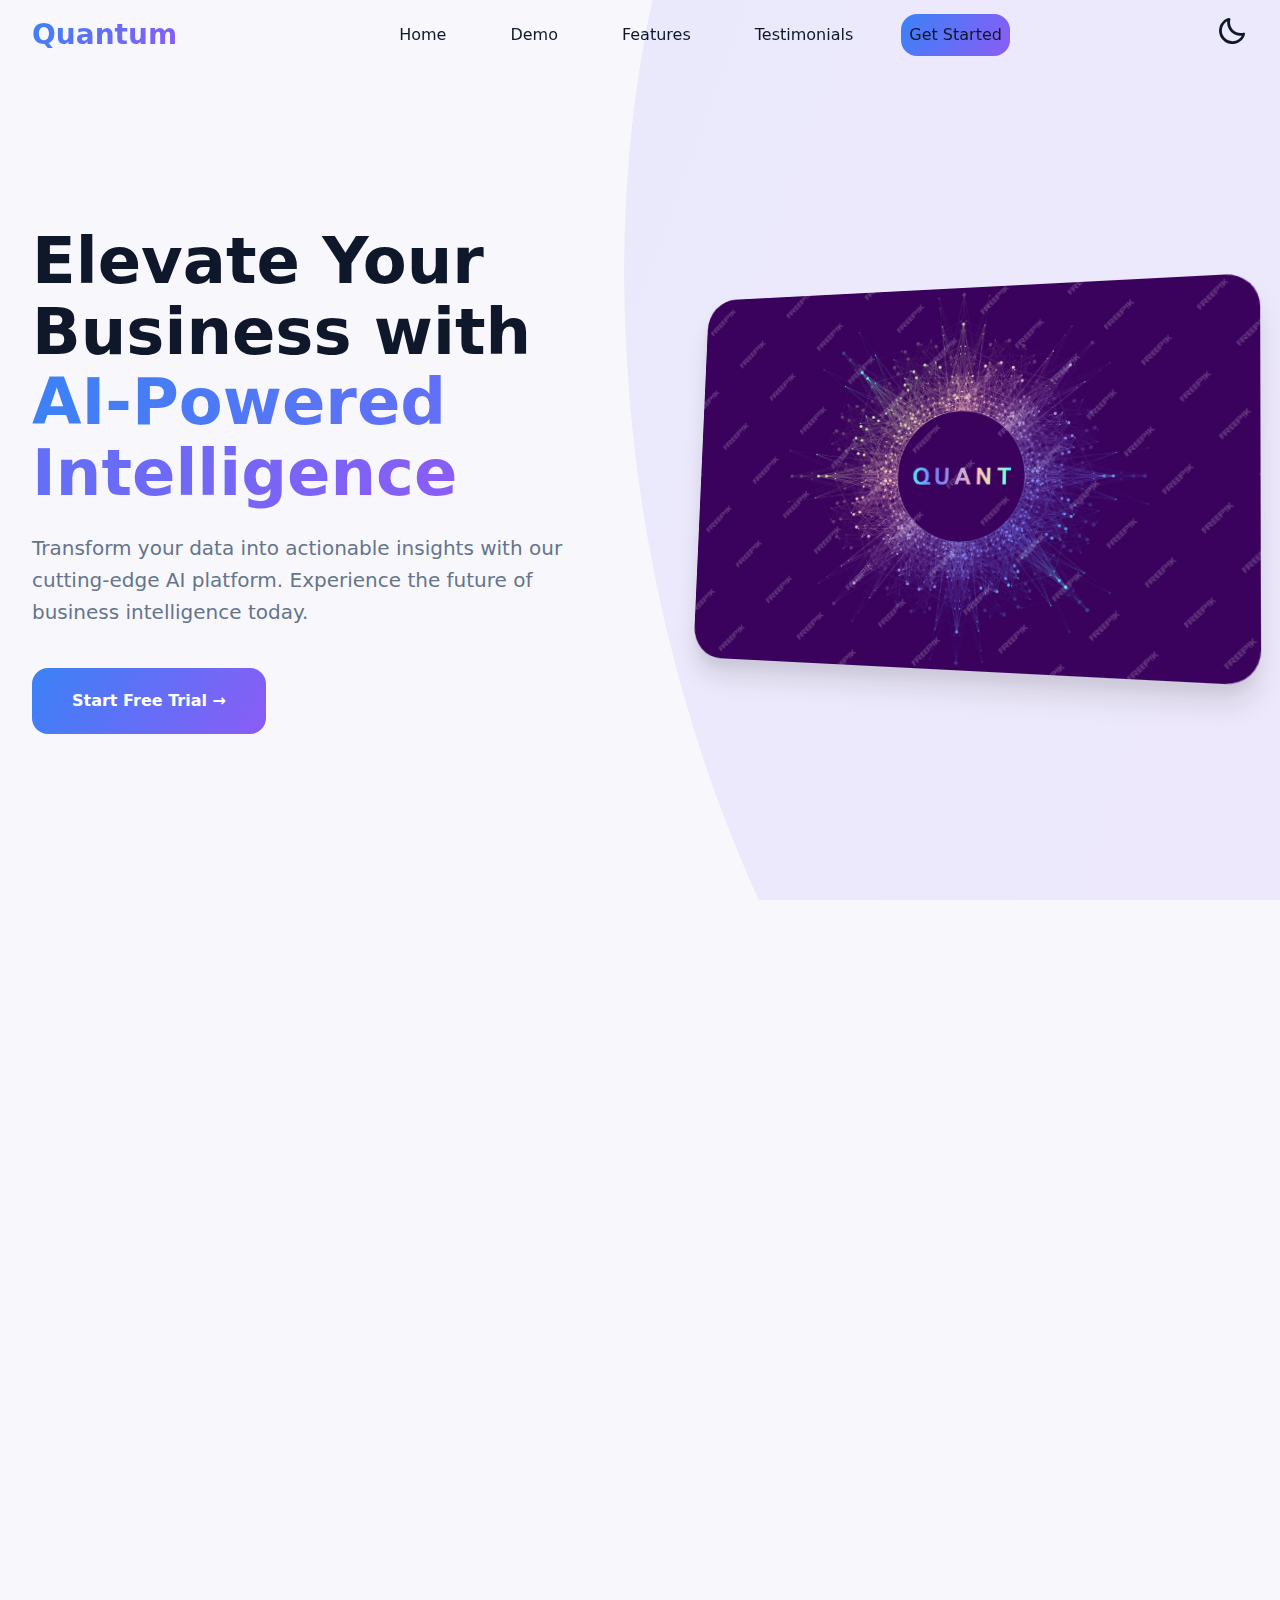
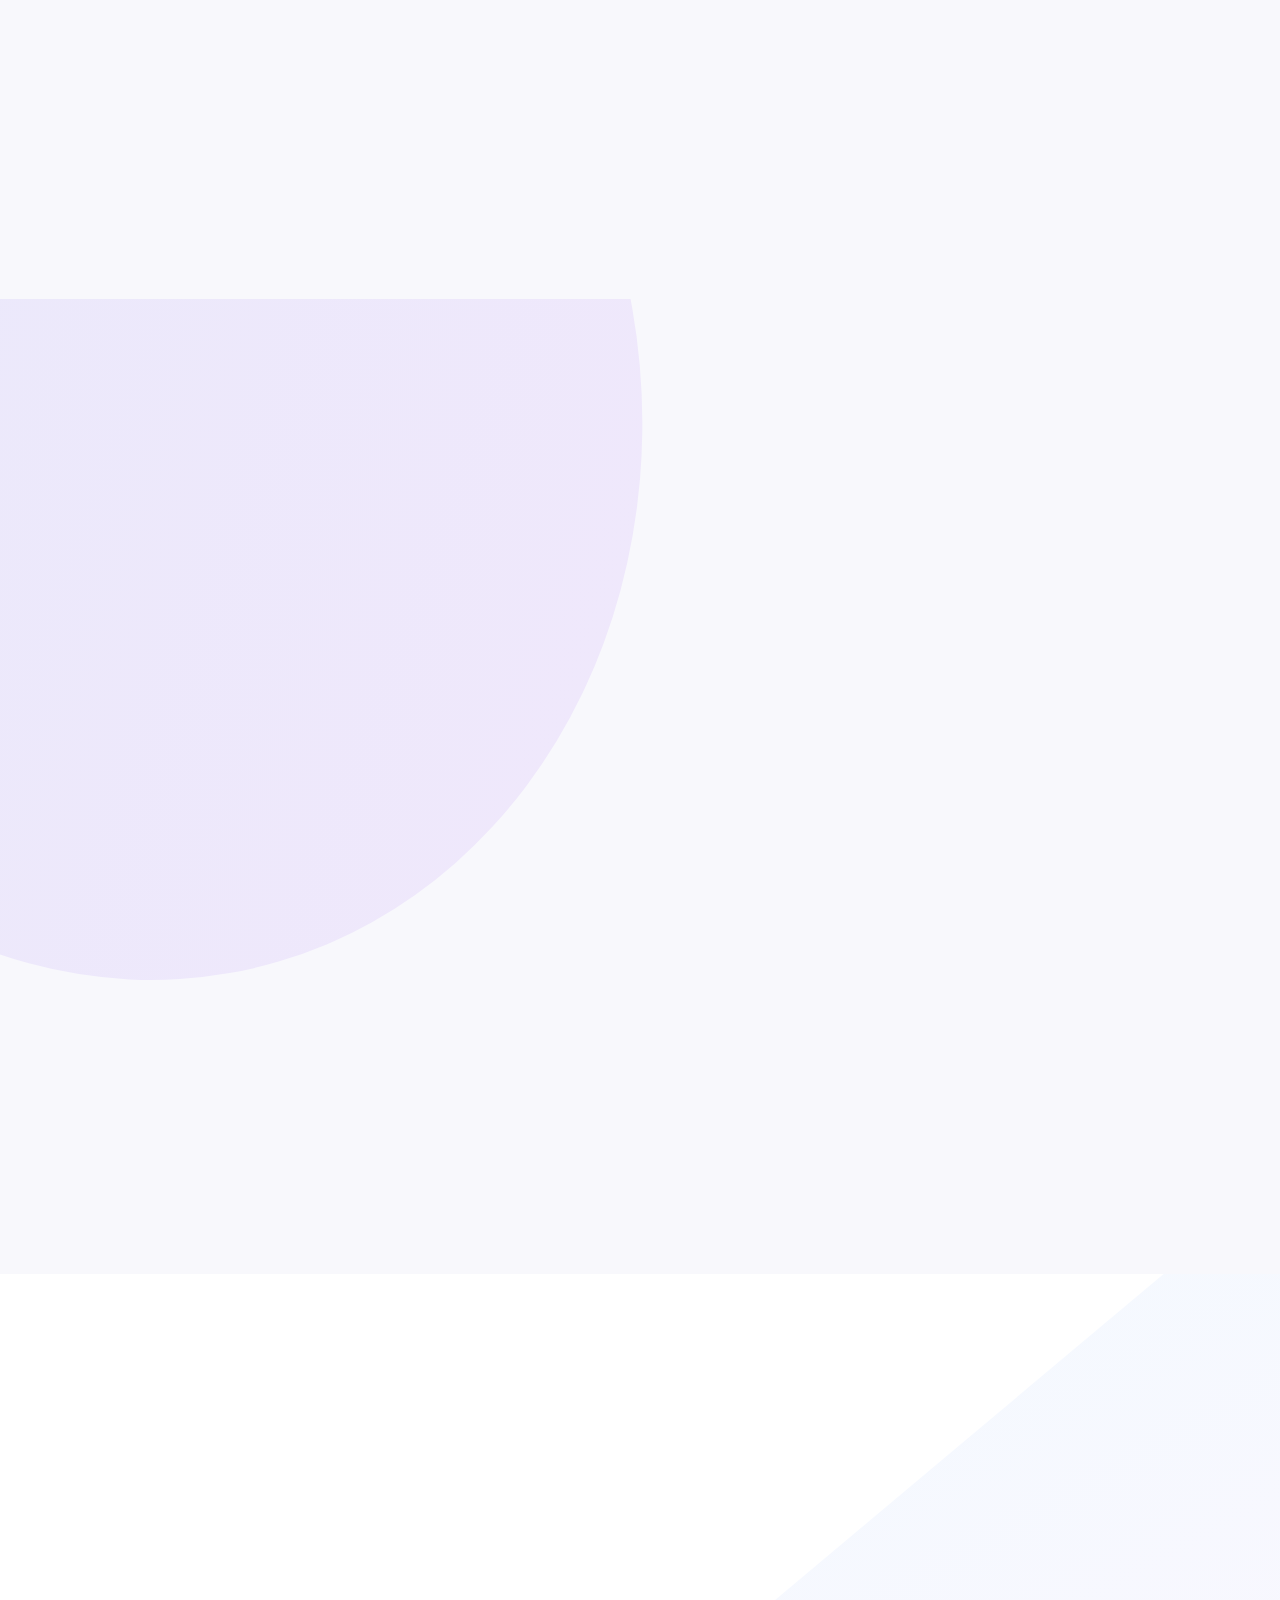
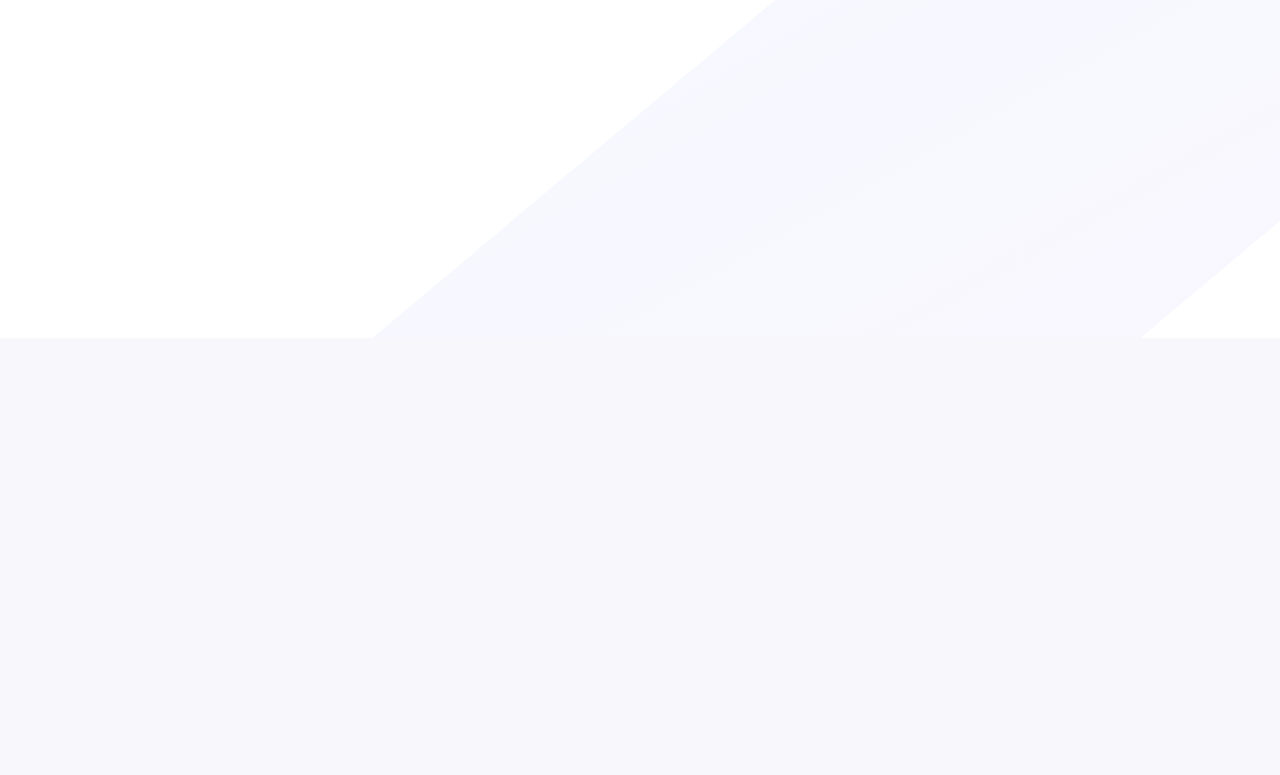
<file: index.html>
<!DOCTYPE html>
<html lang="en">
  <head>
    <meta charset="UTF-8" />
    <meta name="viewport" content="width=device-width, initial-scale=1.0" />
    <title>Quantum | Next-Gen AI Platform</title>

    <!--==================== BoxIcon Link ===================-->
    <link
      rel="stylesheet"
      href="https://unpkg.com/boxicons@latest/css/boxicons.min.css"
    />
    <!--==================== End of BoxIcon Link ===================-->

    <!--==================== StyleSheet Link ====================-->
    <link rel="stylesheet" href="assets/css/styles.css" />
    <!--==================== End of StyleSheet Link ====================-->
  </head>
  <body>
    <!--==================== Header ====================-->
    <header class="header">
      <nav class="nav container">
        <a href="#" class="logo">Quantum</a>

        <!--==================== Navigation List ===================-->
        <ul class="nav__list">
          <li><a href="#hero" class="nav__link">Home</a></li>
          <li><a href="#video" class="nav__link">Demo</a></li>
          <li><a href="#features" class="nav__link">Features</a></li>
          <li><a href="#testimonials" class="nav__link">Testimonials</a></li>
          <li><a href="#footer" class="nav__link button">Get Started</a></li>
        </ul>
        <!--==================== End of Navigation List ===================-->

        <!--==================== Navigation Icons ===================-->
        <div class="nav__icons">
          <!--==================== Theme Toggle ===================-->
          <div class="theme__toggle">
            <i class="bx bx-moon"></i>
          </div>
          <!--==================== End of Theme Toggle ===================-->

          <!--==================== Menu Item ===================-->
          <div class="menu__item">
            <i class="bx bx-menu" id="menu-icon"></i>
          </div>
          <!--==================== End of Menu Item ===================-->
        </div>
        <!--==================== End of Navigation Icons ===================-->
      </nav>
    </header>
    <!--==================== End of Header ====================-->

    <!--==================== Hero Section ====================-->
    <section class="section hero" id="hero">
      <div class="container">
        <div class="hero__content">
          <div class="hero__text animate-top">
            <h1>
              Elevate Your Business with <span>AI-Powered Intelligence</span>
            </h1>
            <p>
              Transform your data into actionable insights with our cutting-edge
              AI platform. Experience the future of business intelligence today.
            </p>
            <a href="#signup" class="button">Start Free Trial →</a>
          </div>

          <div class="hero__image animate-bottom">
            <div class="hero__image-inner">
              <img
                src="assets/images/bg.jpg"
                alt="Quantum Logo"
                class="image parallax__image"
              />
            </div>
          </div>
        </div>
      </div>
    </section>
    <!--==================== End of Hero Section ====================-->

    <!--==================== Video Section ====================-->
    <section id="video" class="video section">
      <div class="container">
        <h2 class="section__title animate-scale">Quantum In Action</h2>
        <div class="video__content animate-right">
          <div class="video-wrapper">
            <iframe
              frameborder="0"
              allowfullscreen
              title="Quantum Video"
              src="https://www.youtube.com/embed/4JoHBs-8kt0"
              allow="accelerometer; autoplay; clipboard-write; encrypted-media; gyroscope; picture-in-picture"
            ></iframe>
          </div>
        </div>
      </div>
    </section>
    <!--==================== End of Video Section ====================-->

    <!--==================== Features Section ====================-->
    <section id="features" class="section features">
      <div class="container">
        <h2 class="section__title animate-scale">Powerful Features</h2>
        <div class="features-grid">
          <!--==================== Feature 1 ====================-->
          <div class="feature-card animate-left">
            <div class="feature-icon">🎯</div>
            <h3>Predictive Analytics</h3>
            <p class="features-info">
              Harness the power of machine learning to predict trends and make
              data-driven decisions with confidence.
            </p>
          </div>
          <!--==================== End of Feature 1 ====================-->

          <!--==================== Feature 2 ====================-->
          <div class="feature-card animate-left">
            <div class="feature-icon">⚡️</div>
            <h3>Real-time Processing</h3>
            <p class="features-info">
              Process millions of data points in real-time with our powerful
              distributed computing infrastructure.
            </p>
          </div>
          <!--==================== End of Feature 2 ====================-->

          <!--==================== Feature 3 ====================-->
          <div class="feature-card animate-left">
            <div class="feature-icon">🔒</div>
            <h3>Enterprise Security</h3>
            <p class="features-info">
              Bank-grade encryption and security protocols ensure your data is
              protected at every level of our infrastructure.
            </p>
          </div>
          <!--==================== End of Feature 3 ====================-->

          <!--==================== Feature 4 ====================-->
          <div class="feature-card animate-left">
            <div class="feature-icon">🔄</div>
            <h3>Seamless Integration</h3>
            <p class="features-info">
              Connect with your existing tools and workflows through our
              extensive API and integration ecosystem.
            </p>
          </div>
          <!--==================== End of Feature 4 ====================-->

          <!--==================== Feature 5 ====================-->
          <div class="feature-card animate-left">
            <div class="feature-icon">📊</div>
            <h3>Advanced Visualization</h3>
            <p class="features-info">
              Transform complex data into clear, actionable insights with our
              powerful visualization engine.
            </p>
          </div>
          <!--==================== End of Feature 5 ====================-->

          <!--==================== Feature 6 ====================-->
          <div class="feature-card animate-left">
            <div class="feature-icon">🤖</div>
            <h3>AI Automation</h3>
            <p class="features-info">
              Automate repetitive tasks and workflows with our intelligent
              AI-powered automation engine.
            </p>
          </div>
          <!--==================== End of Feature 6 ====================-->
        </div>
      </div>
    </section>
    <!--==================== End of Features Section ====================-->

    <!--==================== Testimonials Section ====================-->
    <section id="testimonials" class="section testimonials">
      <div class="container">
        <h2 class="section__title animate-scale">What Industry Leaders Say</h2>
        <div class="testimonials-grid">
          <!--==================== Testimonial 1 ====================-->
          <div class="testimonial-card animate-rotate">
            <div class="testimonial-content">
              "Quantum has revolutionized how we analyze market data. The
              predictive insights have given us a significant competitive
              advantage."
            </div>
            <div class="testimonial-author">
              <div class="author-avatar">SK</div>
              <div class="author-info">
                <h4>Sarah Kim</h4>
                <p>Chief Data Officer, TechCorp</p>
              </div>
            </div>
          </div>
          <!--==================== End of Testimonial 1 ====================-->

          <!--==================== Testimonial 2 ====================-->
          <div class="testimonial-card animate-rotate">
            <div class="testimonial-content">
              "The real-time processing capabilities have transformed our
              decision-making process. We've seen a 300% improvement in response
              time."
            </div>
            <div class="testimonial-author">
              <div class="author-avatar">MR</div>
              <div class="author-info">
                <h4>Michael Rodriguez</h4>
                <p>VP of Engineering, DataFlow</p>
              </div>
            </div>
          </div>
          <!--==================== End of Testimonial 2 ====================-->

          <!--==================== Testimonial 3 ====================-->
          <div class="testimonial-card animate-rotate">
            <div class="testimonial-content">
              "Implementation was seamless, and the ROI was evident within the
              first quarter. Quantum has become an integral part of our tech
              stack."
            </div>
            <div class="testimonial-author">
              <div class="author-avatar">AL</div>
              <div class="author-info">
                <h4>Anna Lee</h4>
                <p>CTO, InnovateX</p>
              </div>
            </div>
          </div>
          <!--==================== End of Testimonial 3 ====================-->
        </div>
      </div>
    </section>
    <!--==================== End of Testimonials Section ====================-->

    <!--==================== Footer Section ====================-->
    <footer id="footer" class="section footer animate-top">
      <div class="container">
        <div class="footer__content animate-bottom">
          <h2>Start Your Digital Transformation Today</h2>
          <p>
            Join over 10,000 companies already leveraging Quantum's AI-powered
            analytics platform.
          </p>
          <form class="footer__form">
            <input type="email" placeholder="Enter your work email" required />
            <button type="submit" class="button secondary">
              Start Free Trial →
            </button>
          </form>
        </div>
      </div>
    </footer>
    <!--==================== End of Footer Section ====================-->

    <!--==================== JavaScript Link ====================-->
    <script src="assets/js/script.js"></script>
    <!--==================== End of JavaScript Link ====================-->
  </body>
</html>
</file>
<file: assets/css/styles.css>
/*******************
 * CSS VARIABLES
 *******************/
:root {
    /*=== Colors ===*/
    --text: #0f172a;
    --blur: blur(10px);
    --primary: #3b82f6;
    --surface: #ffffff;
    --surface-2: #f8f8fc;
    --text-light: #64748b;
    --primary-dark: #1d4ed8;
    --selection-color: rgba(0, 64, 255, 0.175);
    --header-background: rgba(255, 255, 255, 0.95);
    --features-card-background: var(--header-background);
    /*=== End of Colors ===*/

    /*=== Border Radius ===*/
    --radius-1: 1rem;
    --radius-2: 2rem;
    /*=== End of Border Radius ===*/

    /*=== Box Shadow ===*/
    --shadow-1: 0 5px 20px 0 rgba(0, 0, 0, 0.1),
        0 2px 7px 0 rgba(0, 0, 0, 0.06);
    --shadow-2: 0 20px 25px 0 rgba(0, 0, 0, 0.1),
        0 10px 10px 0 rgba(0, 0, 0, 0.04);
    /*=== End of Box Shadow ===*/

    /*=== Linear Gradient ===*/
    --footer-gradient: var(--gradient-1);
    --gradient-1: linear-gradient(120deg, #3b82f6, #8b5cf6);
    --gradient-2: linear-gradient(120deg, #6366f1, #a855f7);
    --gradient-3: linear-gradient(120deg, transparent, rgba(255, 255, 255, 0.2), transparent);
    /*=== End of Linear Gradient ===*/
}

/*********************
 * DARK MODE STYLES
********************/
.dark__theme {
    --text: white;
    --surface: #020620;
    --surface-2: #02072a;
    --text-light: #bed4f4;
    --footer-gradient: var(--header-background);
    --header-background: rgba(255, 255, 255, 0.153);
    --features-card-background: rgba(255, 255, 255, 0.096);
    --gradient-1: linear-gradient(120deg, #76aafc, #a143ff);
    --shadow-1: 0 5px 20px 0 rgba(255, 255, 255, 0.1),
        0 5px 7px 0 rgba(255, 255, 255, 0.06);
}

/***************
 * CSS RESET
 ***************/
* {
    margin: 0;
    padding: 0;
    list-style: none;
    text-decoration: none;
    box-sizing: border-box;
    scroll-behavior: smooth;
    transition: all 0.4s ease-in-out;
    font-family: system-ui, -apple-system, sans-serif;
}

body {
    line-height: 1.6;
    color: var(--text);
    overflow-x: hidden;
    background: var(--surface-2);
}

/*********************
 * SCROLLBAR STYLES
********************/
::-webkit-scrollbar {
    width: 0.8rem;
}

::-webkit-scrollbar-thumb {
    border-radius: 3rem;
    background: var(--gradient-2);
}

::-webkit-scrollbar-thumb:hover {
    background: var(--gradient-1);
}

::selection {
    background-color: var(--selection-color);
}

/*********************************************************************
 * UTILITIY CLASSES: section container, glass, section__title STYLES
 *********************************************************************/
.section {
    overflow: hidden;
}

.container {
    margin: 0 auto;
    max-width: 1400px;
    padding: 0 clamp(1rem, 5vw, 2rem);
}

.glass {
    backdrop-filter: var(--blur);
    -webkit-backdrop-filter: var(--blur);
    background: rgba(255, 255, 255, 0.8);
}

.section__title {
    font-size: 2rem;
    font-weight: 800;
    text-align: center;
    color: transparent;
    background-clip: text;
    text-decoration: none;
    background: var(--gradient-1);
    -webkit-background-clip: text;
}

/********************************
 * UTILITY CLASS: button STYLES
 ********************************/
.button {
    gap: 0.5rem;
    border: none;
    color: white;
    cursor: pointer;
    font-weight: 600;
    overflow: hidden;
    position: relative;
    align-items: center;
    display: inline-flex;
    text-decoration: none;
    padding: 1.25rem 2.5rem;
    background: var(--gradient-1);
    border-radius: var(--radius-1);
}

.button::before {
    top: 0;
    left: 0;
    content: "";
    width: 100%;
    height: 100%;
    position: absolute;
    transform: translateX(-100%);
    background: var(--gradient-3);
}

.button:hover::before {
    transform: translateX(100%);
    transition: transform 0.5s ease-in-out;
}

.button.secondary {
    background: white;
    color: var(--primary);
}

.button.secondary:hover {
    transform: translateY(-2px);
    box-shadow: var(--shadow-1);
}

/******************
 * HEADER STYLES
 ******************/
.header {
    top: 0;
    left: 0;
    right: 0;
    z-index: 1;
    position: fixed;
}

.header.scrolled {
    box-shadow: var(--shadow-1);
    backdrop-filter: var(--blur);
    border-radius: 0 0 100px 100px;
    background: var(--header-background);
}

.nav {
    height: 70px;
    display: flex;
    align-items: center;
    justify-content: space-between;
}

.logo {
    font-weight: 800;
    font-size: 1.75rem;
    color: transparent;
    background-clip: text;
    background: var(--gradient-1);
    -webkit-background-clip: text;
}

.nav__list {
    gap: 2rem;
    display: flex;
    align-items: center;
    justify-content: center;
}

.nav__link {
    font-weight: 500;
    color: var(--text);
    position: relative;
    padding: 0.5rem 1rem;
    transition: all 0.4s ease-in-out;
}

.nav__link::after {
    top: 0;
    left: 0;
    opacity: 0;
    content: "";
    z-index: -1;
    width: 100%;
    height: 100%;
    position: absolute;
    transform: scale(0.8);
    background: var(--gradient-1);
    border-radius: var(--radius-1);
    transition: all 0.4s ease-in-out;
}

.nav__link:hover {
    color: white;
}

.nav__link:hover::after {
    opacity: 1;
    transform: scale(1);
}

.nav__link.active {
    color: white;
}

.nav__link.active::after {
    opacity: 1;
    transform: scale(1);
}

.nav__link.button::after {
    display: none;
}

.nav__link.button {
    padding: 0.5rem;
}

.nav__icons {
    gap: 2rem;
    display: flex;
    align-items: center;
    justify-content: center;
    flex-direction: row-reverse;
}

.theme__toggle {
    cursor: pointer;
    font-size: 1.5rem;
    color: var(--text);
    font-size: clamp(1.5rem, 0.18181818181818188rem + 3.090909090909091vw, 2rem);
}

.menu__item {
    display: none;
}

/**********************
 * BREAKPOINT STYLES
 **********************/
@media (max-width: 1200px) {
    .header.scrolled {
        border-radius: 0 0 50px 50px;
    }

    .nav__list {
        right: 0;
        top: 100%;
        opacity: 0;
        z-index: 1;
        width: 100%;
        display: flex;
        padding: 1rem;
        position: absolute;
        visibility: hidden;
        align-items: center;
        flex-direction: column;
        background: var(--surface);
        transform: translateY(-100%);
        border-radius: 0 0 20px 20px;
        transition: all 0.4s ease-in-out;
    }

    .nav__list.open {
        opacity: 1;
        visibility: visible;
        transform: translateY(0);
    }

    .menu__item {
        display: flex;
        font-size: 2rem;
        font-size: clamp(2rem, 0.18181818181818188rem + 3.090909090909091vw, 3rem);
    }
}

/***********************
 * HERO SECTION STYLES
 ***********************/
.hero {
    display: flex;
    overflow: hidden;
    min-height: 100vh;
    position: relative;
    align-items: center;
    padding: 120px 0 60px;
    justify-content: center;
}

.hero::before {
    top: -50%;
    width: 80%;
    right: -30%;
    content: "";
    height: 200%;
    opacity: 0.1;
    position: absolute;
    border-radius: 50%;
    background: var(--gradient-2);
    transform: rotate(-10deg) scale(1);
    animation: blobMovement 10s infinite ease-in-out;
}

.hero__content {
    gap: 4rem;
    display: grid;
    align-items: center;
    grid-template-columns: 1fr 1fr;
}

.hero__text h1 {
    line-height: 1.1;
    font-weight: 800;
    margin-bottom: 1.5rem;
    font-size: clamp(2.5rem, 5vw, 4.5rem);
}

.hero__text span {
    color: transparent;
    background-clip: text;
    background: var(--gradient-1);
    -webkit-background-clip: text;
}

.hero__text p {
    max-width: 600px;
    font-size: 1.25rem;
    margin-bottom: 2.5rem;
    color: var(--text-light);
}

.hero__image {
    position: relative;
    perspective: 1000px;
}

.hero__image-inner {
    transform: rotateY(-15deg) rotateX(5deg);
}

.hero__image-inner:hover {
    transform: rotateY(-5deg) rotateX(2deg);
}

.parallax__image {
    transform-origin: center;
    transform-style: preserve-3d;
    transition: transform 0.1s ease-out;
}

.hero__image-inner:hover .parallax__image {
    transform: rotateY(-15deg) rotateX(10deg);
}

.image {
    width: 100%;
    height: auto;
    box-shadow: var(--shadow-2);
    border-radius: var(--radius-2);
}

/************************************
 * BLOBMOVEMENT KEYFRAMES STYLE
 ************************************/
@keyframes blobMovement {

    0%,
    100% {
        transform: rotate(-10deg) scale(1);
    }

    20% {
        transform: rotate(-40deg) scale(1.1);
    }

    35% {
        transform: rotate(-60deg) scale(1.15);
    }

    50% {
        transform: rotate(-100deg) scale(0.95);
    }

    70% {
        transform: rotate(-80deg) scale(1.2);
    }

    85% {
        transform: rotate(-45deg) scale(1.05);
    }
}

/*********************
 * BREAKPOINT STYLES
 *********************/
@media (max-width: 1024px) {
    .hero__content {
        gap: 3rem;
        text-align: center;
        grid-template-columns: 1fr;
    }

    .hero__text p {
        margin-left: auto;
        margin-right: auto;
    }

    .hero__image {
        grid-row: 1;
    }
}

@media (max-width: 768px) {
    .hero::before {
        width: 100%;
        right: -50%;
    }
}

/*************************
 * VIDEO SECTION STYLES
 *************************/
.video {
    margin-top: 2rem;
    padding: 100px 0;
    min-height: 100vh;
    text-align: center;
}

.video-content {
    margin: 0 auto;
    max-width: 1000px;
}

.video-wrapper {
    width: 100%;
    margin-top: 2rem;
    overflow: hidden;
    position: relative;
    padding-top: 56.25%;
}

.video-wrapper iframe {
    top: 0;
    left: 0;
    border: 0;
    width: 100%;
    height: 100%;
    position: absolute;
    border-radius: 20px;
}

/****************************
 * FEATURES SECTION STYLES
 ****************************/
.features {
    padding: 120px 0;
    position: relative;
}

.features::before {
    top: -50%;
    width: 80%;
    left: -30%;
    content: "";
    height: 120%;
    opacity: 0.1;
    position: absolute;
    border-radius: 50%;
    background: var(--gradient-2);
    transform: rotate(-10deg) scale(1);
    animation: blobMovement 10s infinite ease-in-out;
}

.features-grid {
    gap: 2rem;
    display: grid;
    margin-top: 2rem;
    grid-template-columns: repeat(auto-fit, minmax(320px, 1fr));
}

.feature-card {
    padding: 2.5rem;
    overflow: hidden;
    position: relative;
    box-shadow: var(--shadow-1);
    border-radius: var(--radius-1);
    background: var(--features-card-background);
}

.feature-card::before {
    top: 0;
    left: 0;
    opacity: 0;
    content: "";
    width: 100%;
    height: 100%;
    position: absolute;
    background: var(--gradient-1);
}

.feature-card:hover {
    transform: scale(1.07);
    box-shadow: var(--shadow-2);
}

.feature-card:hover::before {
    opacity: 0.05;
}

.feature-icon {
    font-size: 2.5rem;
    margin-bottom: 1.5rem;
}

.features-info {
    line-height: 2;
}

/*******************************
 * TESTIMONIALS SECTION STYLES
 *******************************/
.testimonials {
    padding: 120px 0;
    position: relative;
    background: var(--surface);
}

.testimonials::before {
    top: 0;
    width: 60%;
    right: -20%;
    content: "";
    height: 100%;
    opacity: 0.05;
    position: absolute;
    transform: skewX(-50deg);
    background: var(--gradient-1);
}

.testimonials-grid {
    gap: 2rem;
    display: grid;
    margin-top: 4rem;
    grid-template-columns: repeat(auto-fit, minmax(320px, 1fr));
}

.testimonial-card {
    padding: 2.5rem;
    box-shadow: var(--shadow-1);
    border-radius: var(--radius-1);
    background: var(--features-card-background);
}

.testimonial-card:hover {
    transform: translateY(-5px);
}

.testimonial-content {
    font-size: 1.1rem;
    position: relative;
    margin-bottom: 2rem;
}

.testimonial-content::before {
    top: -1rem;
    right: -1rem;
    content: '"';
    opacity: 0.1;
    font-size: 4rem;
    position: absolute;
}

.testimonial-author {
    gap: 1rem;
    display: flex;
    align-items: center;
}

.author-avatar {
    width: 56px;
    height: 56px;
    display: flex;
    color: white;
    font-weight: bold;
    border-radius: 50%;
    font-size: 1.25rem;
    align-items: center;
    justify-content: center;
    background: var(--gradient-1);
}

.author-info h4 {
    font-size: 1.1rem;
    color: var(--text);
}

.author-info p {
    color: var(--text-light);
}

/***************************
 * FOOTER SECTION STYLES
 ***************************/
.footer {
    color: white;
    padding: 120px 0;
    overflow: hidden;
    position: relative;
    border-radius: 40px 40px 0 0;
    background: var(--footer-gradient);
}

.footer::before {
    top: -50%;
    width: 80%;
    right: -1%;
    content: "";
    height: 200%;
    position: absolute;
    border-radius: 50%;
    background: rgba(255, 255, 255, 0.1);
    animation: blobMovement 15s infinite ease-in-out;
}

.footer__content {
    margin: 0 auto;
    max-width: 600px;
    text-align: center;
    position: relative;
}

.footer__form {
    gap: 1rem;
    display: flex;
    margin-top: 3rem;
    position: relative;
}

.footer__form input {
    flex: 1;
    border: none;
    font-size: 1rem;
    padding: 1.25rem;
    backdrop-filter: var(--blur);
    border-radius: var(--radius-1);
    background: rgba(255, 255, 255, 0.9);
}

.footer__form input:focus {
    outline: none;
    background: white;
}

/**********************
 * BREAKPOINT STYLES
 **********************/
@media (max-width: 768px) {
    .footer__form {
        flex-direction: column;
    }
}

/************************
 * ANIMATION STYLES
 ************************/
.animate-top {
    opacity: 0;
    transition: 1.2s ease-in-out;
    transform: translateY(-250px);
}

.animate-bottom {
    opacity: 0;
    transition: 1.2s ease-in-out;
    transform: translateY(250px);
}

.animate-left {
    opacity: 0;
    transition: 1.2s ease-in-out;
    transform: translateX(-250px);
}

.animate-right {
    opacity: 0;
    transition: 1.2s ease-in-out;
    transform: translateX(250px);
}

.animate-rotate {
    opacity: 0;
    transform: rotate(180deg);
    transition: 1.2s ease-in-out;
}

.animate-scale {
    opacity: 0;
    transform: scale(0.8);
    transition: 1.2s ease-in-out;
}

.show-items {
    opacity: 1;
    transform: translateX(0);
}
</file>
